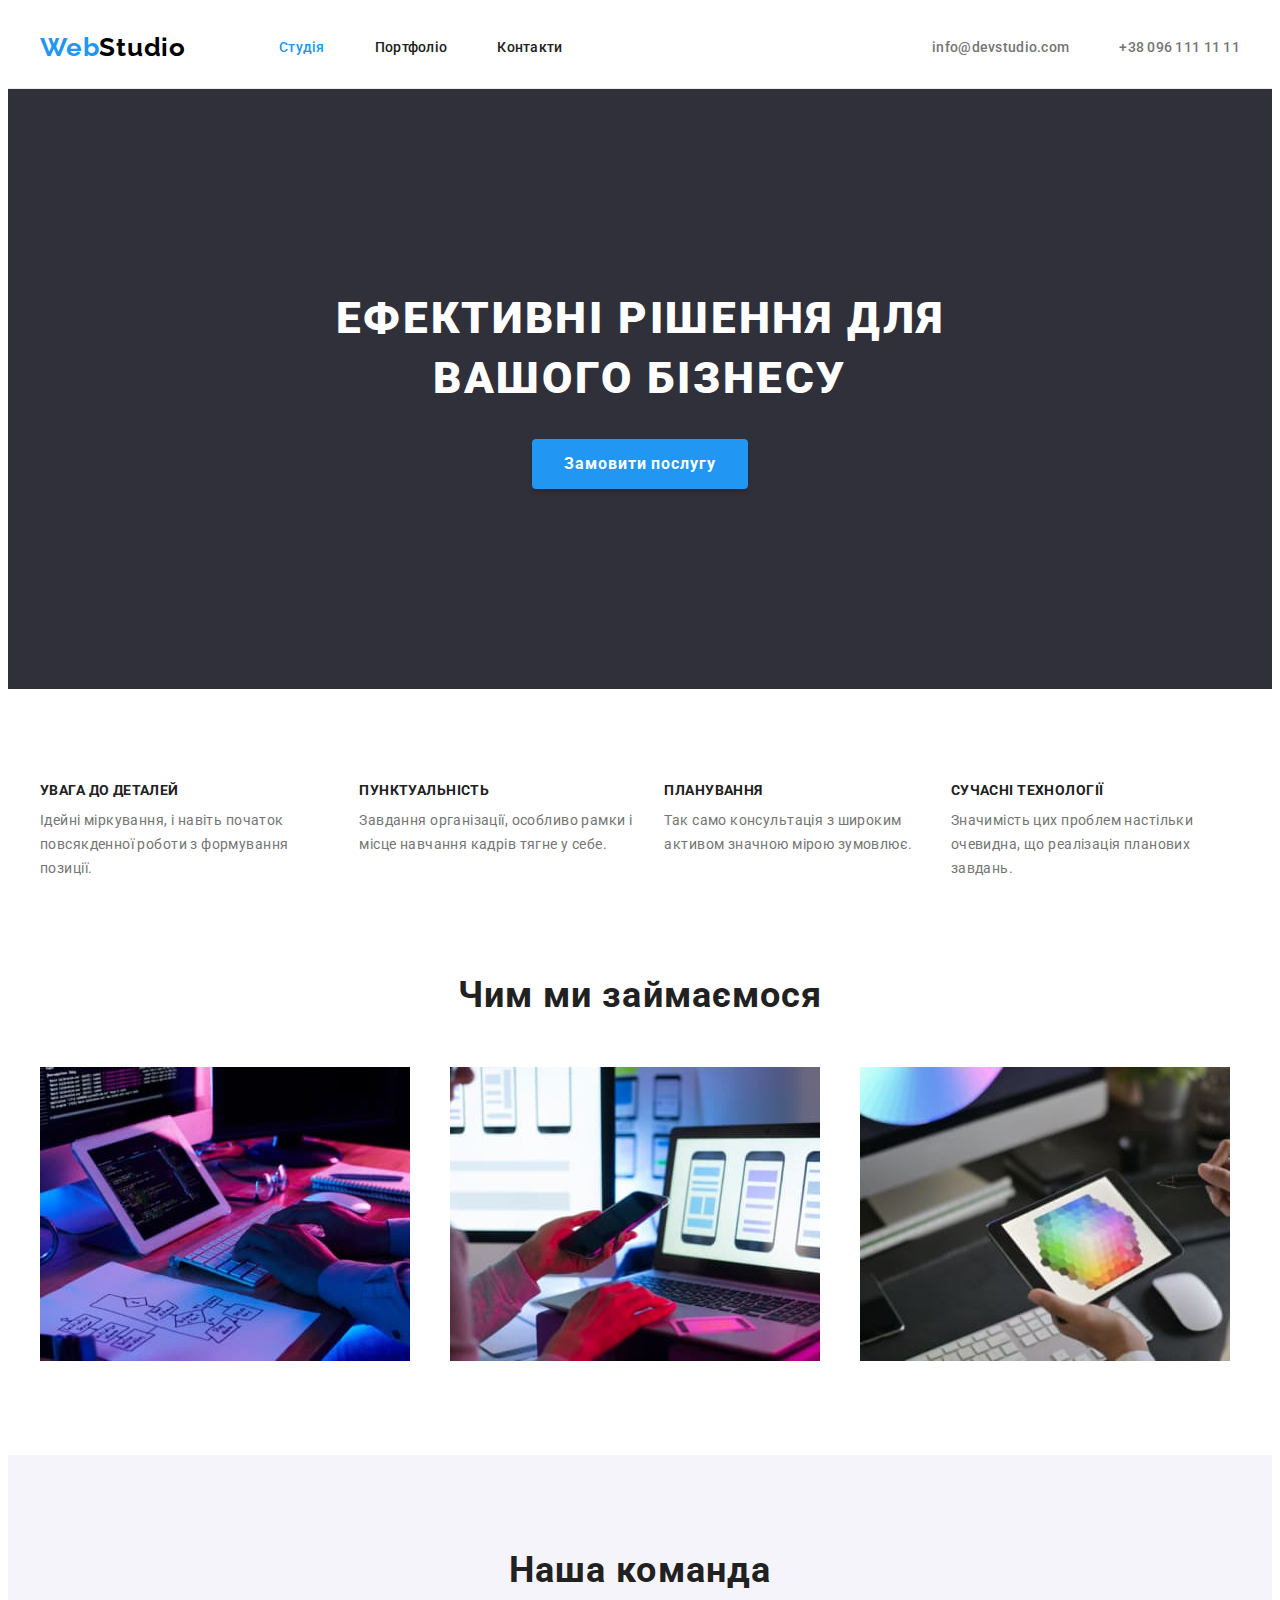
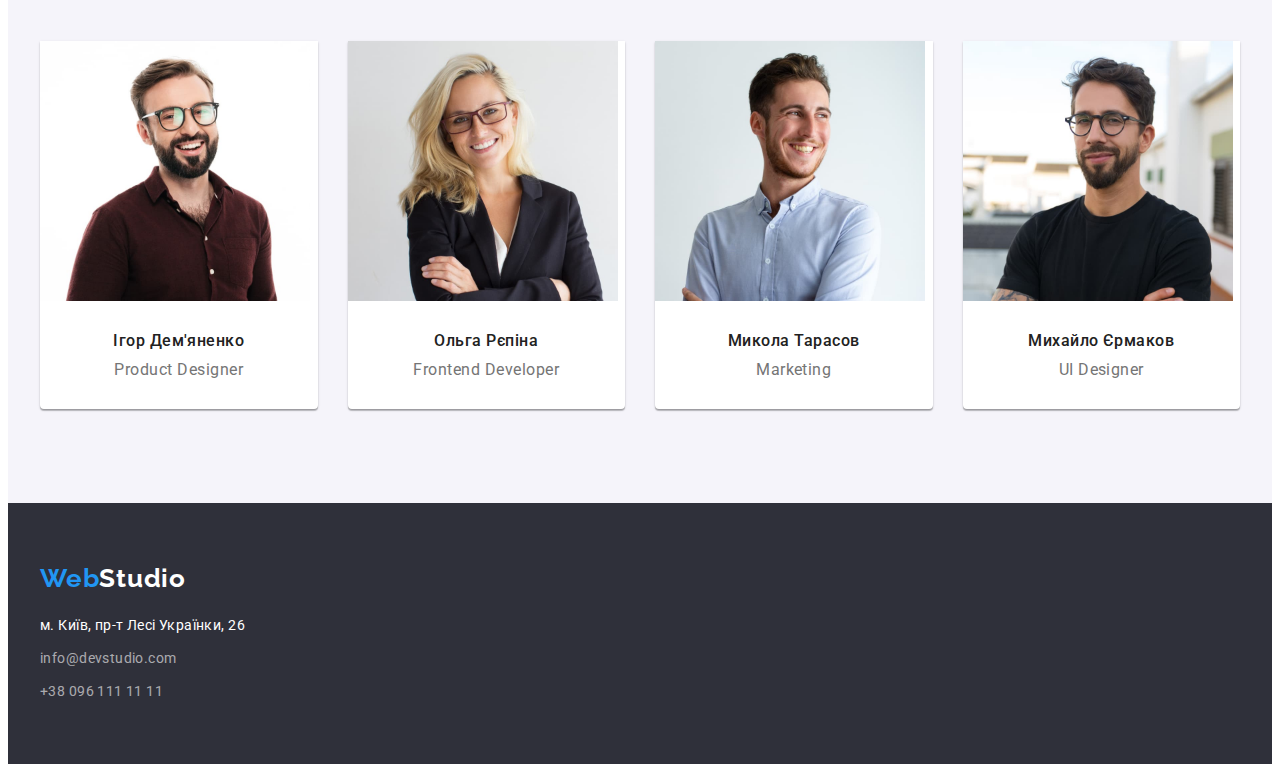
<file: index.html>
<!DOCTYPE html>
<html lang="uk">
  <head>
    <meta charset="UTF-8" />
    <meta http-equiv="X-UA-Compatible" content="IE=edge" />
    <meta name="viewport" content="width=device-width, initial-scale=1.0" />
    <link rel="preconnect" href="https://fonts.googleapis.com" />
    <link rel="preconnect" href="https://fonts.gstatic.com" crossorigin />
    <link
      href="https://fonts.googleapis.com/css2?family=Raleway:wght@700&family=Roboto:wght@400;500;700;900&display=swap"
      rel="stylesheet"
    />
    <link
      rel="stylesheet"
      href="https://cdnjs.cloudflare.com/ajax/libs/modern-normalize/1.1.0/modern-normalize.min.css"
      integrity="sha512-wpPYUAdjBVSE4KJnH1VR1HeZfpl1ub8YT/NKx4PuQ5NmX2tKuGu6U/JRp5y+Y8XG2tV+wKQpNHVUX03MfMFn9Q=="
      crossorigin="anonymous"
      referrerpolicy="no-referrer"
    />
    <link rel="stylesheet" href="./css/styles.css" />
    <title>Вебстудія</title>
  </head>
  <body>
    <header class="headsite">
      <div class="container main-nav">
        <nav class="site-nav">
          <a href="./index.html" lang="en" class="logo">Web<span class="logo-dark">Studio</span></a>
          <ul class="otherpages-list list">
            <li class="otherpages-item">
              <a href="./index.html" class="otherpages-link link current">Студія</a>
            </li>
            <li class="otherpages-item">
              <a href="./portfolio.html" target="_parent" class="otherpages-link link">Портфоліо</a>
            </li>
            <li class="otherpages-item"><a href="" class="otherpages-link link">Контакти</a></li>
          </ul>
        </nav>
        <ul class="contacts-list list">
          <li class="contacts-item">
            <a href="mailto:info@devstudio.com" lang="en" class="contacts-link link"
              >info@devstudio.com</a
            >
          </li>
          <li class="contacts-item">
            <a href="tel:+380961111111" class="contacts-link link">+38 096 111 11 11</a>
          </li>
        </ul>
      </div>
    </header>
    <main>
      <section class="hero">
        <div class="container">
          <h1 class="hero-title">Ефективні рішення для вашого бізнесу</h1>
          <button type="button" class="hero-button button">Замовити послугу</button>
        </div>
      </section>
      <section class="section">
        <div class="container">
          <h2 class="benefits-title">Наші переваги</h2>
          <ul class="benefits-list list">
            <li class="benefits-item">
              <h3 class="benefits-subtitle">Увага до деталей</h3>
              <p class="benefits-ph">
                Ідейні міркування, і навіть початок повсякденної роботи з формування позиції.
              </p>
            </li>
            <li class="benefits-item">
              <h3 class="benefits-subtitle">Пунктуальність</h3>
              <p class="benefits-ph">
                Завдання організації, особливо рамки і місце навчання кадрів тягне у себе.
              </p>
            </li>
            <li class="benefits-item">
              <h3 class="benefits-subtitle">Планування</h3>
              <p class="benefits-ph">
                Так само консультація з широким активом значною мірою зумовлює.
              </p>
            </li>
            <li class="benefits-item">
              <h3 class="benefits-subtitle">Сучасні технології</h3>
              <p class="benefits-ph">
                Значимість цих проблем настільки очевидна, що реалізація планових завдань.
              </p>
            </li>
          </ul>
        </div>
      </section>
      <section class="section what-we-do">
        <div class="container">
          <h2 class="what-we-do-title">Чим ми займаємося</h2>
          <ul class="what-we-do-list list">
            <li class="what-we-to-do-item">
              <img
                src="./images/img.jpg"
                alt="програміст на ноутбуком"
                class="what-we-to-do-img"
                width="370"
              />
            </li>
            <li class="what-we-to-do-item">
              <img
                src="./images/img1.jpg"
                alt="розробник мобільних додатків"
                class="what-we-to-do-img"
                width="370"
              />
            </li>
            <li class="what-we-to-do-item">
              <img
                src="./images/img2.jpg"
                alt="креативний дизайнер"
                class="what-we-to-do-img"
                width="370"
              />
            </li>
          </ul>
        </div>
      </section>
      <section class="section our-team">
        <div class="container">
          <h2 class="our-team-title">Наша команда</h2>
          <ul class="our-team-list list">
            <li class="our-team-item">
              <img
                src="./images/productdesigner.jpg"
                alt="фото Ігора Дем'яненко"
                class="our-team-img"
                width="270"
              />
              <div class="our-team-names">
                <h3 class="our-team-subtitle">Ігор Дем'яненко</h3>
                <p class="our-team-ph" lang="en">Product Designer</p>
              </div>
            </li>
            <li class="our-team-item">
              <img
                src="./images/frontenddeveloper.jpg"
                alt="фото Ольги Рєпіної"
                class="our-team-img"
                width="270"
              />
              <div class="our-team-names">
                <h3 class="our-team-subtitle">Ольга Рєпіна</h3>
                <p class="our-team-ph" lang="en">Frontend Developer</p>
              </div>
            </li>
            <li class="our-team-item">
              <img
                src="./images/marketing.jpg"
                alt="фото Миколи Тарасова"
                class="our-team-img"
                width="270"
              />
              <div class="our-team-names">
                <h3 class="our-team-subtitle">Микола Тарасов</h3>
                <p class="our-team-ph" lang="en">Marketing</p>
              </div>
            </li>
            <li class="our-team-item">
              <img
                src="./images/uidesigner.jpg"
                alt="фото Михайла Єрмакова"
                class="our-team-img"
                width="270"
              />
              <div class="our-team-names">
                <h3 class="our-team-subtitle">Михайло Єрмаков</h3>
                <p class="our-team-ph" lang="en">UI Designer</p>
              </div>
            </li>
          </ul>
        </div>
      </section>
    </main>
    <footer class="footsite">
      <div class="container">
        <a href="" lang="en" class="logo">Web<span class="logo-light">Studio</span></a>
        <address class="address-section">
          <ul class="address-list list">
            <li class="address-item">
              <a
                href="https://www.google.com/maps/place/%D0%B1%D1%83%D0%BB%D1%8C%D0%B2%D0%B0%D1%80+%D0%9B%D0%B5%D1%81%D1%96+%D0%A3%D0%BA%D1%80%D0%B0%D1%97%D0%BD%D0%BA%D0%B8,+26,+%D0%9A%D0%B8%D1%97%D0%B2,+02000/@50.4265807,30.5383858,17z/data=!3m1!4b1!4m5!3m4!1s0x40d4cf0e033ecbe9:0x57a4dffefec77da0!8m2!3d50.4265807!4d30.5383858"
                target="_blank"
                rel="noopener noreferrer nofollow"
                class="addressmap-link link"
              >
                м. Київ, пр-т Лесі Українки, 26
              </a>
            </li>
            <li class="address-item">
              <a href="mailto:info@devstudio.com" lang="en" class="mail-and-tel-link link"
                >info@devstudio.com</a
              >
            </li>
            <li class="address-item">
              <a href="tel:+380961111111" class="mail-and-tel-link link">+38 096 111 11 11</a>
            </li>
          </ul>
        </address>
      </div>
    </footer>
  </body>
</html>
</file>
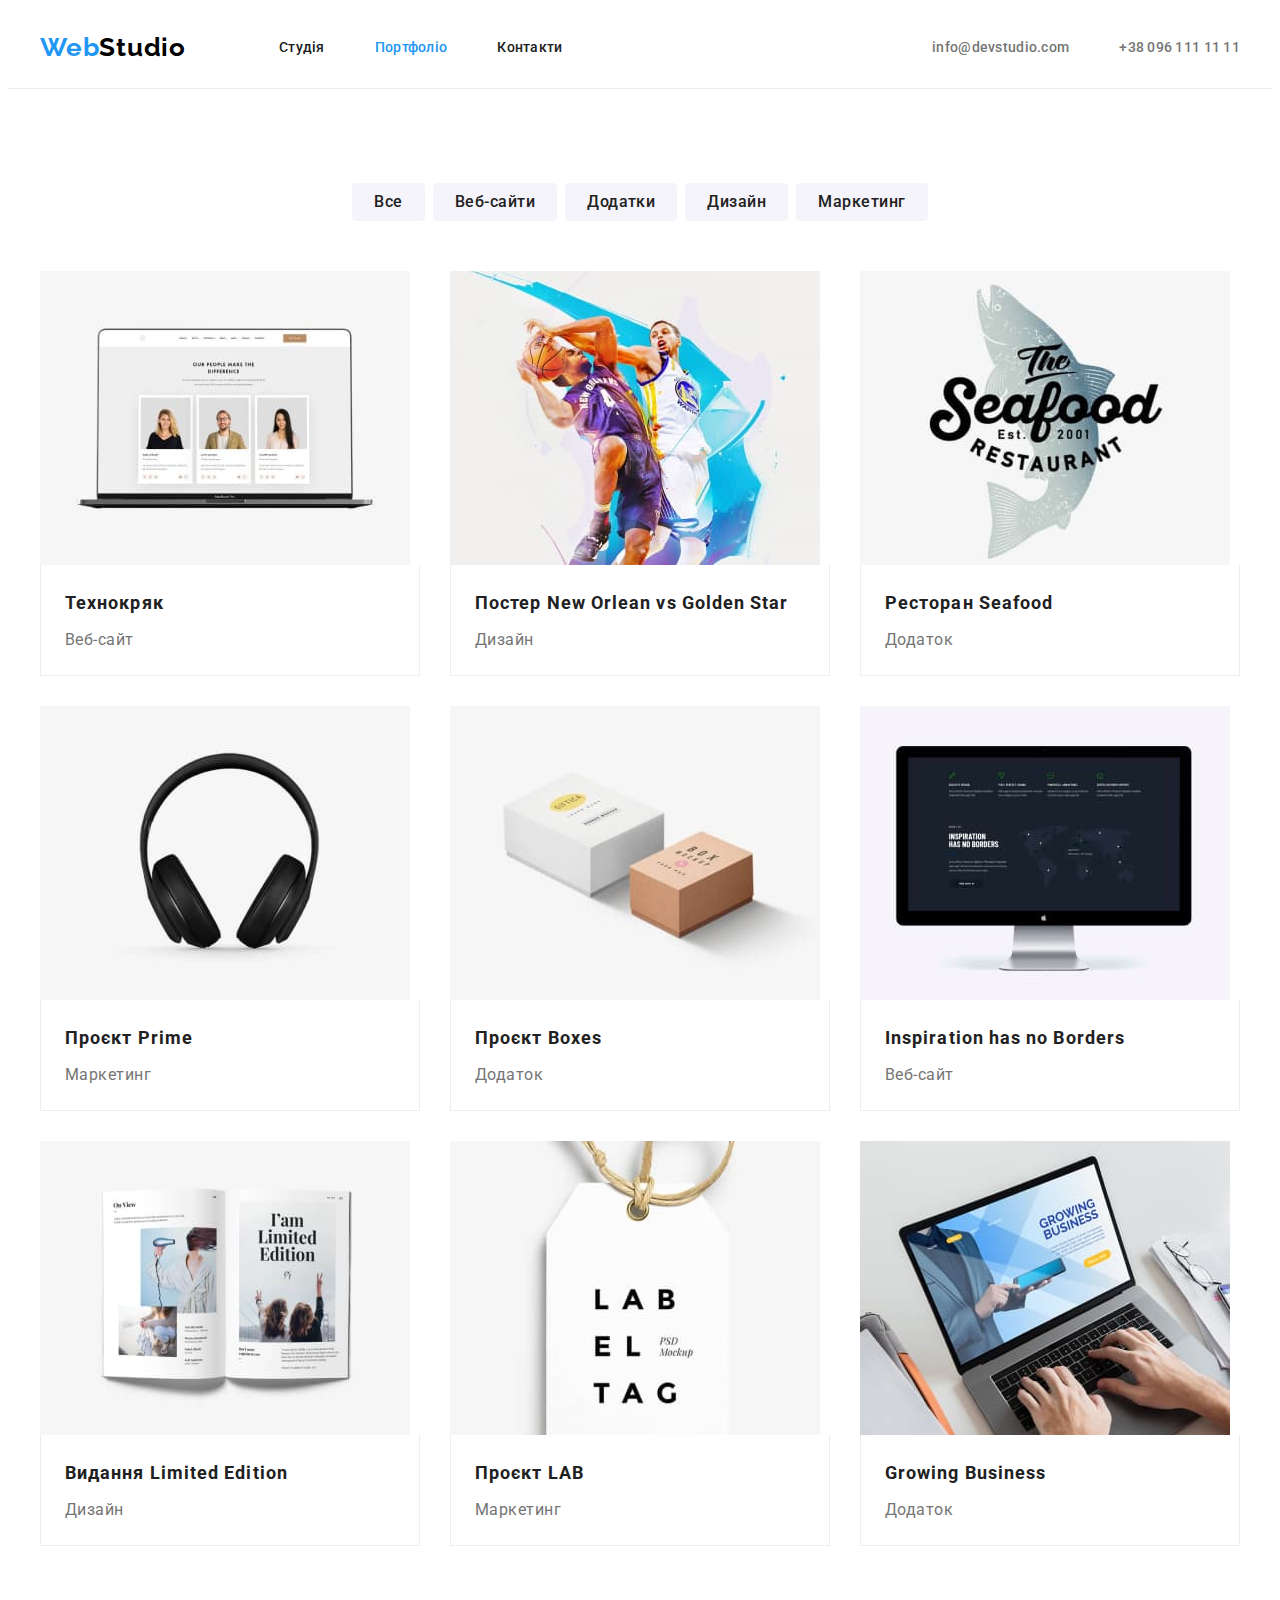
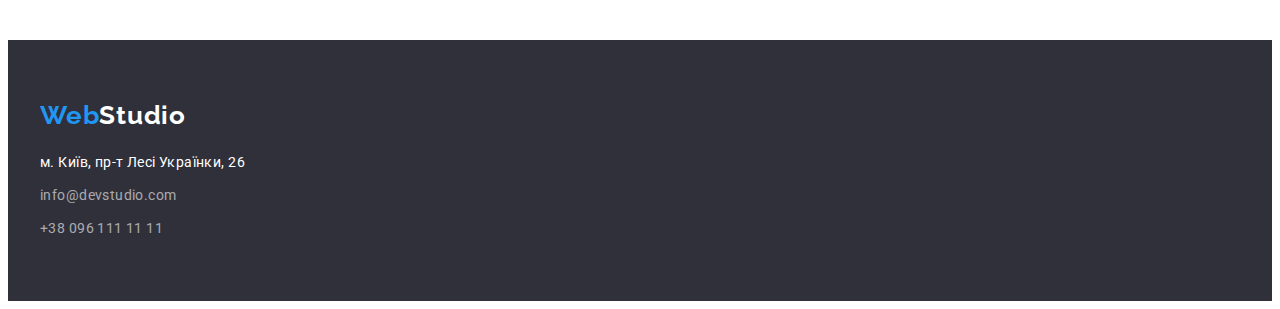
<file: portfolio.html>
<!DOCTYPE html>
<html lang="uk">
  <head>
    <meta charset="UTF-8" />
    <meta http-equiv="X-UA-Compatible" content="IE=edge" />
    <meta name="viewport" content="width=device-width, initial-scale=1.0" />
    <link rel="preconnect" href="https://fonts.googleapis.com" />
    <link rel="preconnect" href="https://fonts.gstatic.com" crossorigin />
    <link
      href="https://fonts.googleapis.com/css2?family=Raleway:wght@700&family=Roboto:wght@400;500;700;900&display=swap"
      rel="stylesheet"
    />
    <link
      rel="stylesheet"
      href="https://cdnjs.cloudflare.com/ajax/libs/modern-normalize/1.1.0/modern-normalize.min.css"
      integrity="sha512-wpPYUAdjBVSE4KJnH1VR1HeZfpl1ub8YT/NKx4PuQ5NmX2tKuGu6U/JRp5y+Y8XG2tV+wKQpNHVUX03MfMFn9Q=="
      crossorigin="anonymous"
      referrerpolicy="no-referrer"
    />
    <link rel="stylesheet" href="./css/styles.css" />
    <title>Портфоліо вебстудії</title>
  </head>
  <body>
    <header class="headsite">
      <div class="container main-nav">
        <nav class="site-nav">
          <a href="./index.html" lang="en" class="logo">Web<span class="logo-dark">Studio</span></a>
          <ul class="otherpages-list list">
            <li class="otherpages-item">
              <a href="./index.html" class="otherpages-link link">Студія</a>
            </li>
            <li class="otherpages-item">
              <a href="./portfolio.html" target="_parent" class="otherpages-link link current"
                >Портфоліо</a
              >
            </li>
            <li class="otherpages-item"><a href="" class="otherpages-link link">Контакти</a></li>
          </ul>
        </nav>
        <ul class="contacts-list list">
          <li class="contacts-item">
            <a href="mailto:info@devstudio.com" lang="en" class="contacts-link link"
              >info@devstudio.com</a
            >
          </li>
          <li class="contacts-item">
            <a href="tel:+380961111111" class="contacts-link link">+38 096 111 11 11</a>
          </li>
        </ul>
      </div>
    </header>
    <main>
      <section class="section">
        <div class="container">
          <h1 class="examples-title">Приклади робіт</h1>
          <ul class="filters-list list">
            <li class="filters-item">
              <button type="button" class="filters-button button">Все</button>
            </li>
            <li class="filters-item">
              <button type="button" class="filters-button button">Веб-сайти</button>
            </li>
            <li class="filters-item">
              <button type="button" class="filters-button button">Додатки</button>
            </li>
            <li class="filters-item">
              <button type="button" class="filters-button button">Дизайн</button>
            </li>
            <li class="filters-item">
              <button type="button" class="filters-button button">Маркетинг</button>
            </li>
          </ul>
          <ul class="examples-list list">
            <li class="examples-item">
              <img
                src="./images/tehnokryak.jpg"
                alt="приклад веб-сайту"
                class="examples-img"
                width="370"
              />
              <div class="examples-box">
                <h2 class="examples-subtitle">Технокряк</h2>
                <p class="examples-ph">Веб-сайт</p>
              </div>
            </li>
            <li class="examples-item">
              <img
                src="./images/poster.jpg"
                alt="афіша баскетбольного матчу"
                class="examples-img"
                width="370"
              />
              <div class="examples-box">
                <h2 class="examples-subtitle">
                  Постер <span lang="en">New Orlean vs Golden Star</span>
                </h2>
                <p class="examples-ph">Дизайн</p>
              </div>
            </li>
            <li class="examples-item">
              <img
                src="./images/sea.jpg"
                alt="приклад додатку для ресторану"
                class="examples-img"
                width="370"
              />
              <div class="examples-box">
                <h2 class="examples-subtitle">Ресторан <span lang="en">Seafood</span></h2>
                <p class="examples-ph">Додаток</p>
              </div>
            </li>
            <li class="examples-item">
              <img
                src="./images/prime.jpg"
                alt="аудіо-навушники"
                class="examples-img"
                width="370"
              />
              <div class="examples-box">
                <h2 class="examples-subtitle">Проєкт <span lang="en">Prime</span></h2>
                <p class="examples-ph">Маркетинг</p>
              </div>
            </li>
            <li class="examples-item">
              <img
                src="./images/boxes.jpg"
                alt="приклад додатку"
                class="examples-img"
                width="370"
              />
              <div class="examples-box">
                <h2 class="examples-subtitle">Проєкт <span lang="en">Boxes</span></h2>
                <p class="examples-ph">Додаток</p>
              </div>
            </li>
            <li class="examples-item">
              <img
                src="./images/inspiration.jpg"
                alt="приклад веб-сайту"
                class="examples-img"
                width="370"
              />
              <div class="examples-box">
                <h2 class="examples-subtitle" lang="en">Inspiration has no Borders</h2>
                <p class="examples-ph">Веб-сайт</p>
              </div>
            </li>
            <li class="examples-item">
              <img
                src="./images/le.jpg"
                alt="приклад дизайна журналу"
                class="examples-img"
                width="370"
              />
              <div class="examples-box">
                <h2 class="examples-subtitle">Видання <span lang="en">Limited Edition</span></h2>
                <p class="examples-ph">Дизайн</p>
              </div>
            </li>
            <li class="examples-item">
              <img src="./images/lab.jpg" alt="лейба етикетка" class="examples-img" width="370" />

              <div class="examples-box">
                <h2 class="examples-subtitle">Проєкт <span lang="en">LAB</span></h2>
                <p class="examples-ph">Маркетинг</p>
              </div>
            </li>
            <li class="examples-item">
              <img
                src="./images/growing.jpg"
                alt="приклад додатку для бізнесу"
                class="examples-img"
                width="370"
              />
              <div class="examples-box">
                <h2 class="examples-subtitle" lang="en">Growing Business</h2>
                <p class="examples-ph">Додаток</p>
              </div>
            </li>
          </ul>
        </div>
      </section>
    </main>
    <footer class="footsite">
      <div class="container">
        <a href="" lang="en" class="logo">Web<span class="logo-light">Studio</span></a>
        <address class="address-section">
          <ul class="address-list list">
            <li class="address-item">
              <a
                href="https://www.google.com/maps/place/%D0%B1%D1%83%D0%BB%D1%8C%D0%B2%D0%B0%D1%80+%D0%9B%D0%B5%D1%81%D1%96+%D0%A3%D0%BA%D1%80%D0%B0%D1%97%D0%BD%D0%BA%D0%B8,+26,+%D0%9A%D0%B8%D1%97%D0%B2,+02000/@50.4265807,30.5383858,17z/data=!3m1!4b1!4m5!3m4!1s0x40d4cf0e033ecbe9:0x57a4dffefec77da0!8m2!3d50.4265807!4d30.5383858"
                target="_blank"
                rel="noopener noreferrer nofollow"
                class="addressmap-link link"
              >
                м. Київ, пр-т Лесі Українки, 26
              </a>
            </li>
            <li class="address-item">
              <a href="mailto:info@devstudio.com" lang="en" class="mail-and-tel-link link"
                >info@devstudio.com</a
              >
            </li>
            <li class="address-item">
              <a href="tel:+380961111111" class="mail-and-tel-link link">+38 096 111 11 11</a>
            </li>
          </ul>
        </address>
      </div>
    </footer>
  </body>
</html>
</file>
<file: css/styles.css>
/* -------------general and logo----------------- */
:root {
  --accent-color: #2196f3;
  --normal-color: #ffffff;
  --primary-color: #212121;
  --minor-color: #757575;
  --secondary-color: #f5f4fa;
}

body {
  font-family: 'Roboto', sans-serif;
  color: var(--primary-color);
}

h1,
h2,
h3,
h4,
h5,
h6,
p,
ul {
  margin: 0;
  padding-left: 0;
}

.container {
  width: 1200px;
  padding: 0px 15px;
  margin: 0 auto;
}

.logo {
  font-family: 'Raleway';
  font-weight: 700;
  font-size: 26px;
  line-height: 1.2;
  letter-spacing: 0.03em;
  color: var(--accent-color);
  text-decoration: none;
}

.logo-dark {
  color: #000000;
}

.logo-light {
  color: var(--normal-color);
}

.list {
  list-style: none;
}

.link {
  text-decoration: none;
  font-size: 14px;
}

.link:hover,
.link:focus {
  color: var(--accent-color);
}

.button {
  font-family: inherit;
  border: none;
  cursor: pointer;
  font-size: 16px;
}

.section {
  padding-top: 94px;
  padding-bottom: 94px;
}

/* -------visually-hidden-title--------- */
.benefits-title,
.examples-title {
  position: absolute;
  white-space: nowrap;
  width: 1px;
  height: 1px;
  overflow: hidden;
  border: 0;
  padding: 0;
  clip: rect(0 0 0 0);
  clip-path: inset(50%);
  margin: -1px;
}
/* -----------------header-------------------- */
.headsite {
  border-bottom: 1px solid #ececec;
}
.site-nav .logo {
  padding-top: 24px;
  margin-right: 93px;
}
.site-nav,
.otherpages-list,
.main-nav,
.contacts-list {
  display: flex;
}

.main-nav {
  justify-content: space-between;
}

.otherpages-item:not(:last-child),
.contacts-item:not(:last-child) {
  margin-right: 50px;
}

.otherpages-link,
.contacts-link {
  font-weight: 500;
  line-height: 1.14;
  letter-spacing: 0.02em;
  color: inherit;
  display: block;
  padding: 32px 0px;
}

.contacts-link {
  font-style: normal;
  color: var(--minor-color);
}

.current {
  color: var(--accent-color);
}

/* ----------------section hero----------------- */
.hero {
  background-color: #2f303a;
  text-align: center;
  padding: 200px 0px;
}

.hero-title {
  max-width: 696px;
  font-weight: 900;
  font-size: 44px;
  line-height: 1.36;
  margin: 0 auto;
  margin-bottom: 30px;
  letter-spacing: 0.06em;
  text-transform: uppercase;
  color: var(--normal-color);
}

.hero-button {
  font-weight: 700;
  line-height: 1.88;
  letter-spacing: 0.06em;
  color: var(--normal-color);
  background-color: var(--accent-color);
  box-shadow: 0px 4px 4px rgba(0, 0, 0, 0.15);
  border-radius: 4px;
  padding: 10px 32px 10px 32px;
  min-width: 216px;
}

.hero-button:hover,
.hero-button:focus {
  color: var(--normal-color);
  background-color: #188ce8;
  box-shadow: 0px 4px 4px rgba(0, 0, 0, 0.15);
  border-radius: 4px;
}

/* -----------section benefits-------------- */

.benefits-list {
  display: flex;
  column-gap: 30px;
}

.benefits-item {
  flex-basis: calc((100%-90px) / 4);
}

.benefits-subtitle {
  margin-bottom: 10px;
  font-size: 14px;
  line-height: 1.14;
  letter-spacing: 0.03em;
  text-transform: uppercase;
}

.benefits-ph {
  font-size: 14px;
  line-height: 1.71;
  letter-spacing: 0.03em;
  color: var(--minor-color);
}

/*-----------------section what-we-do--------*/

.what-we-do {
  padding-top: 0;
}
.what-we-do-title {
  font-size: 36px;
  line-height: 1.17;
  text-align: center;
  letter-spacing: 0.03em;
  margin-bottom: 50px;
}

.what-we-do-list {
  display: flex;
  column-gap: 30px;
}

.what-we-to-do-item {
  flex-basis: calc((100% - 60px) / 3);
}
img {
  display: block;
  max-width: 100%;
  height: auto;
}

/* ----------------section our-team ----------*/

.our-team {
  background-color: var(--secondary-color);
}

.our-team-list {
  text-align: center;
  display: flex;
  column-gap: 30px;
}

.our-team-item {
  flex-basis: calc((100% - 90px) / 4);
  background-color: var(--normal-color);
  box-shadow: 0px 1px 3px rgba(0, 0, 0, 0.12), 0px 1px 1px rgba(0, 0, 0, 0.14),
    0px 2px 1px rgba(0, 0, 0, 0.2);
  border-radius: 0px 0px 4px 4px;
}

.our-team-title {
  font-size: 36px;
  line-height: 1.17;
  text-align: center;
  letter-spacing: 0.03em;
  margin-bottom: 50px;
}

.our-team-names {
  padding: 30px 0px;
}

.our-team-subtitle {
  font-weight: 500;
  font-size: 16px;
  line-height: 1.19;
  letter-spacing: 0.03em;
  margin-bottom: 10px;
}

.our-team-ph {
  font-size: 16px;
  line-height: 1.19;
  letter-spacing: 0.03em;
  color: var(--minor-color);
}

/* ----------------footer-------------------- */
.footsite {
  background-color: #2f303a;
  padding-top: 60px;
  padding-bottom: 60px;
}

.address-section {
  margin-top: 20px;
}

.address-item:nth-child(n + 2) {
  margin-top: 9px;
}
.addressmap-link {
  font-style: normal;
  line-height: 1.71;
  letter-spacing: 0.03em;
  color: var(--normal-color);
}

.mail-and-tel-link {
  font-style: normal;
  line-height: 1.71;
  letter-spacing: 0.03em;
  color: rgba(255, 255, 255, 0.6);
}

/* -------------PORTFOLIO-------------- */

.filters-list {
  display: flex;
  justify-content: center;
}

.filters-item:not(:last-child) {
  margin-right: 8px;
}

.filters-button {
  font-weight: 500;
  line-height: 1.63;
  letter-spacing: 0.03em;
  color: inherit;
  background-color: var(--secondary-color);
  border-radius: 4px;
  padding: 6px 22px 6px 22px;
}

.filters-button:hover,
.filters-button:focus {
  color: var(--normal-color);
  background-color: var(--accent-color);
  box-shadow: 0px 3px 1px rgba(0, 0, 0, 0.1), 0px 1px 2px rgba(0, 0, 0, 0.08),
    0px 2px 2px rgba(0, 0, 0, 0.12);
  border-radius: 4px;
}

.examples-list {
  margin-top: 50px;
  display: flex;
  flex-wrap: wrap;
  gap: 30px;
}

.examples-item {
  flex-basis: calc((100% - 60px) / 3);
  background-color: var(--normal-color);
}

.examples-subtitle {
  font-size: 18px;
  line-height: 2;
  letter-spacing: 0.06em;
  margin-bottom: 4px;
}

.examples-ph {
  font-size: 16px;
  line-height: 1.88;
  letter-spacing: 0.03em;
  color: var(--minor-color);
}

.examples-box {
  padding: 20px 24px 20px 24px;
  border: 1px solid #eeeeee;
  border-top: none;
}
</file>
